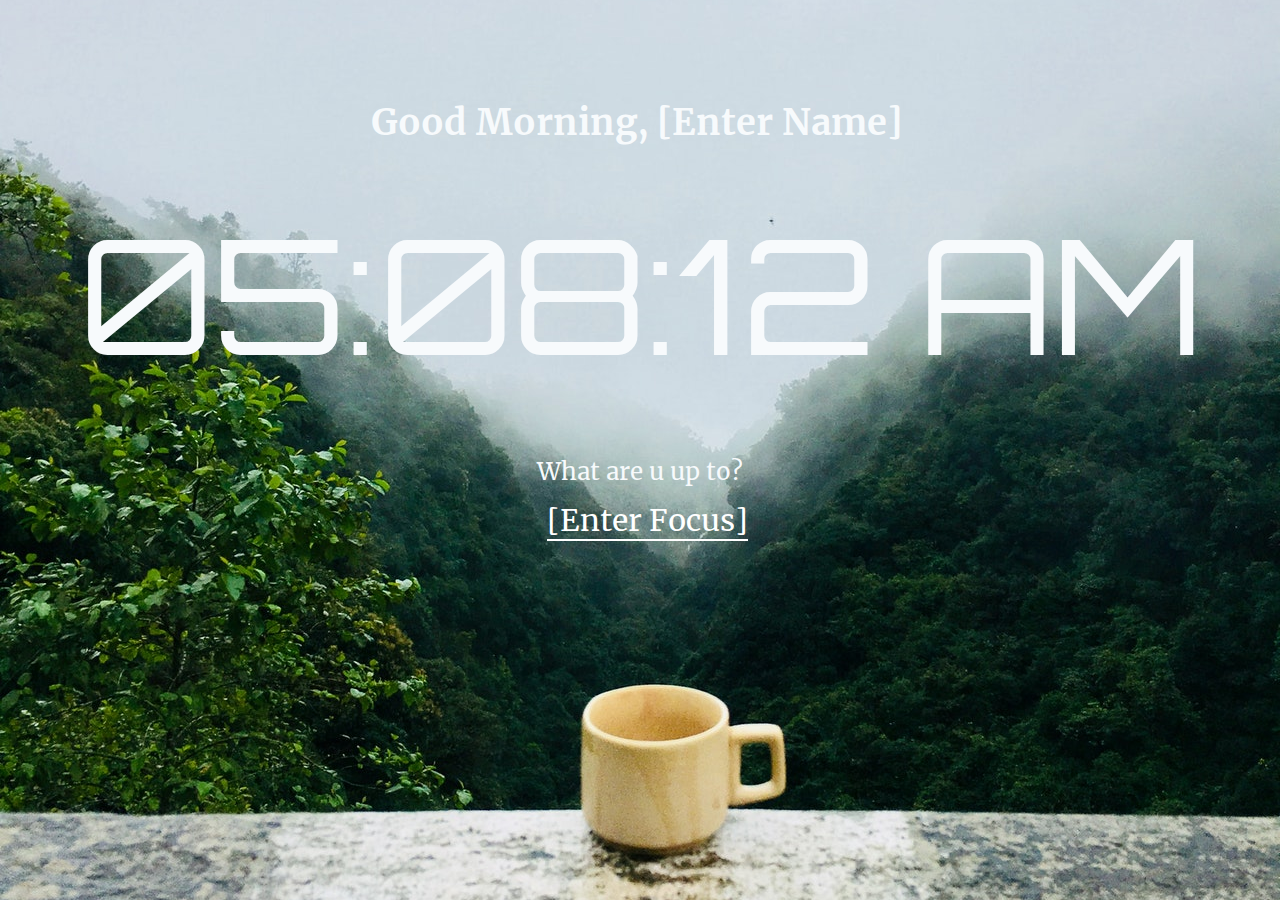
<file: index.html>
<!DOCTYPE html>
<html lang="en">

<head>
  <meta charset="UTF-8">
  <meta name="viewport" content="width=device-width, initial-scale=1.0">
  <title>Welcome</title>
  <link rel="stylesheet" href="./output.css">
  <link rel="manifest" href="./manifest.json">
  <style>
    .morning {
      background-image: url("./assets/images/morning.jpg");
    }

    .afternoon {
      background-image: url("./assets/images/afternoon.jpg");
    }

    .evening {
      background-image: url("./assets/images/evening.jpg");
    }

    .selectNone {
      user-select: none;
    }

    ::-moz-selection,
    ::selection {
      color: #dddddd;
      background: #333333;
    }
  </style>
</head>

<body>
  <div
    class="mainBg morning bg-cover bg-center bg-no-repeat font-merri min-h-screen min-w-full w-screen flex flex-col items-center">
    <p class="text-xl sm:text-2xl md:text-3xl lg:text-4xl text-center mt-24 md:mt-28 font-bold"><span id="greeting"
        class="selectNone text-gray-100">Good morning, </span><span id="username" class="text-gray-100 px-2"
        contenteditable="true"></span></p>
    <p id="currentTime"
      class="mt-6 text-4xl sm:text-5xl md:text-7xl lg:text-9xl xl:text-12xl text-gray-100 font-orbi selectNone">
      00:00:00 AM</p>
    <p class="mt-10 text-xl sm:text-2xl text-gray-100 selectNone">What are u up to?</p>
    <p class="text-white text-center mt-2 text-2xl sm:text-3xl px-2 ">
      &nbsp;
      <span id="currentFocus" class=" border-white border-b-2" contenteditable="true">[Enter focus]
      </span>
    </p>
  </div>
  <script src="moment.js"></script>
  <script src="main.js"></script>
  <script>
    if ("serviceWorker" in navigator) {
      navigator.serviceWorker.register("./sw.js")
        .then(() => console.log("registered"))
        .catch(err => console.log("error registering", err.message))
    }
  </script>
</body>

</html>
</file>
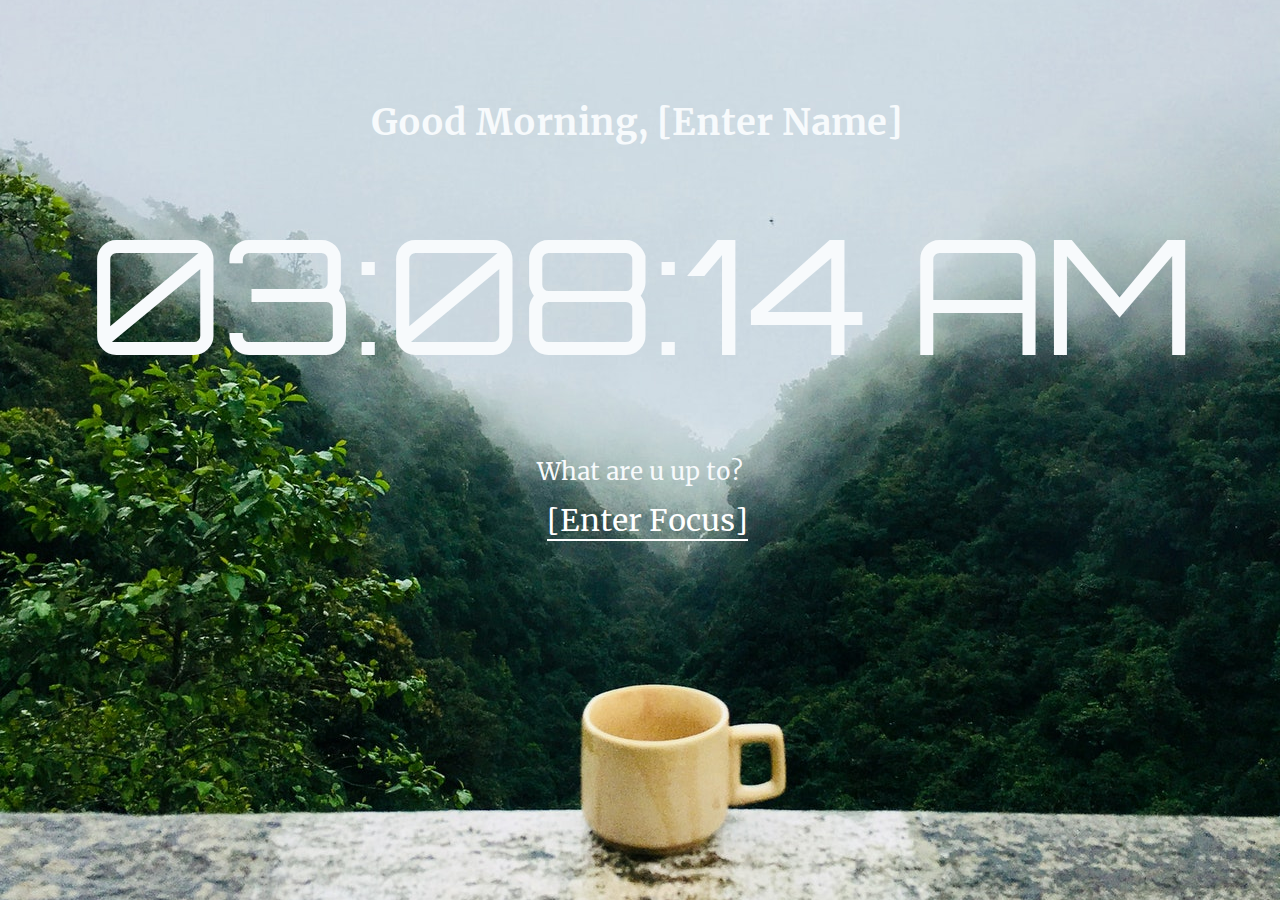
<file: src/index.html>
<!DOCTYPE html>
<html lang="en">

<head>
  <meta charset="UTF-8">
  <meta name="viewport" content="width=device-width, initial-scale=1.0">
  <title>Welcome</title>
  <link rel="stylesheet" href="output.css">
  <style>
    .morning {
      background-image: url("./assets/images/morning.jpg");
    }

    .afternoon {
      background-image: url("./assets/images/afternoon.jpg");
    }

    .evening {
      background-image: url("./assets/images/evening.jpg");
    }

    .selectNone {
      user-select: none;
    }

    ::-moz-selection,
    ::selection {
      color: #dddddd;
      background: #333333;
    }
  </style>
</head>

<body>
  <div
    class="mainBg morning bg-cover bg-center bg-no-repeat font-merri min-h-screen min-w-full w-screen flex flex-col items-center">
    <p class="text-xl sm:text-2xl md:text-3xl lg:text-4xl text-center mt-24 md:mt-28 font-bold"><span id="greeting"
        class="selectNone text-gray-100">Good morning, </span><span id="username" class="text-gray-100 px-2"
        contenteditable="true"></span></p>
    <p id="currentTime"
      class="mt-6 text-4xl sm:text-5xl md:text-7xl lg:text-9xl xl:text-12xl text-gray-100 font-orbi selectNone">
      00:00:00 AM</p>
    <p class="mt-10 text-xl sm:text-2xl text-gray-100 selectNone">What are u up to?</p>
    <p class="text-white text-center mt-2 text-2xl sm:text-3xl px-2 ">
      &nbsp;
      <span id="currentFocus" class=" border-white border-b-2" contenteditable="true">[Enter focus]
      </span>
    </p>
  </div>
  <script src="moment.js"></script>
  <script src="main.js"></script>
  <script>
    if ("serviceWorker" in navigator) {
      navigator.serviceWorker.register("/sw.js")
        .then(() => console.log("registered"))
        .catch(err => console.log("error registering", err.message))
    }
  </script>
</body>

</html>
</file>
<file: output.css>
/*! normalize.css v8.0.1 | MIT License | github.com/necolas/normalize.css */

/* Document
   ========================================================================== */

/**
 * 1. Correct the line height in all browsers.
 * 2. Prevent adjustments of font size after orientation changes in iOS.
 */

html {
  line-height: 1.15; /* 1 */
  -webkit-text-size-adjust: 100%; /* 2 */
}

/* Sections
   ========================================================================== */

/**
 * Remove the margin in all browsers.
 */

body {
  margin: 0;
}

/**
 * Render the `main` element consistently in IE.
 */

main {
  display: block;
}

/**
 * Correct the font size and margin on `h1` elements within `section` and
 * `article` contexts in Chrome, Firefox, and Safari.
 */

h1 {
  font-size: 2em;
  margin: 0.67em 0;
}

/* Grouping content
   ========================================================================== */

/**
 * 1. Add the correct box sizing in Firefox.
 * 2. Show the overflow in Edge and IE.
 */

hr {
  box-sizing: content-box; /* 1 */
  height: 0; /* 1 */
  overflow: visible; /* 2 */
}

/**
 * 1. Correct the inheritance and scaling of font size in all browsers.
 * 2. Correct the odd `em` font sizing in all browsers.
 */

pre {
  font-family: monospace, monospace; /* 1 */
  font-size: 1em; /* 2 */
}

/* Text-level semantics
   ========================================================================== */

/**
 * Remove the gray background on active links in IE 10.
 */

a {
  background-color: transparent;
}

/**
 * 1. Remove the bottom border in Chrome 57-
 * 2. Add the correct text decoration in Chrome, Edge, IE, Opera, and Safari.
 */

abbr[title] {
  border-bottom: none; /* 1 */
  text-decoration: underline; /* 2 */
  -webkit-text-decoration: underline dotted;
          text-decoration: underline dotted; /* 2 */
}

/**
 * Add the correct font weight in Chrome, Edge, and Safari.
 */

b,
strong {
  font-weight: bolder;
}

/**
 * 1. Correct the inheritance and scaling of font size in all browsers.
 * 2. Correct the odd `em` font sizing in all browsers.
 */

code,
kbd,
samp {
  font-family: monospace, monospace; /* 1 */
  font-size: 1em; /* 2 */
}

/**
 * Add the correct font size in all browsers.
 */

small {
  font-size: 80%;
}

/**
 * Prevent `sub` and `sup` elements from affecting the line height in
 * all browsers.
 */

sub,
sup {
  font-size: 75%;
  line-height: 0;
  position: relative;
  vertical-align: baseline;
}

sub {
  bottom: -0.25em;
}

sup {
  top: -0.5em;
}

/* Embedded content
   ========================================================================== */

/**
 * Remove the border on images inside links in IE 10.
 */

img {
  border-style: none;
}

/* Forms
   ========================================================================== */

/**
 * 1. Change the font styles in all browsers.
 * 2. Remove the margin in Firefox and Safari.
 */

button,
input,
optgroup,
select,
textarea {
  font-family: inherit; /* 1 */
  font-size: 100%; /* 1 */
  line-height: 1.15; /* 1 */
  margin: 0; /* 2 */
}

/**
 * Show the overflow in IE.
 * 1. Show the overflow in Edge.
 */

button,
input { /* 1 */
  overflow: visible;
}

/**
 * Remove the inheritance of text transform in Edge, Firefox, and IE.
 * 1. Remove the inheritance of text transform in Firefox.
 */

button,
select { /* 1 */
  text-transform: none;
}

/**
 * Correct the inability to style clickable types in iOS and Safari.
 */

button,
[type="button"] {
  -webkit-appearance: button;
}

/**
 * Remove the inner border and padding in Firefox.
 */

button::-moz-focus-inner,
[type="button"]::-moz-focus-inner {
  border-style: none;
  padding: 0;
}

/**
 * Restore the focus styles unset by the previous rule.
 */

button:-moz-focusring,
[type="button"]:-moz-focusring {
  outline: 1px dotted ButtonText;
}

/**
 * Correct the padding in Firefox.
 */

fieldset {
  padding: 0.35em 0.75em 0.625em;
}

/**
 * 1. Correct the text wrapping in Edge and IE.
 * 2. Correct the color inheritance from `fieldset` elements in IE.
 * 3. Remove the padding so developers are not caught out when they zero out
 *    `fieldset` elements in all browsers.
 */

legend {
  box-sizing: border-box; /* 1 */
  color: inherit; /* 2 */
  display: table; /* 1 */
  max-width: 100%; /* 1 */
  padding: 0; /* 3 */
  white-space: normal; /* 1 */
}

/**
 * Add the correct vertical alignment in Chrome, Firefox, and Opera.
 */

progress {
  vertical-align: baseline;
}

/**
 * Remove the default vertical scrollbar in IE 10+.
 */

textarea {
  overflow: auto;
}

/**
 * 1. Add the correct box sizing in IE 10.
 * 2. Remove the padding in IE 10.
 */

/**
 * Correct the cursor style of increment and decrement buttons in Chrome.
 */

[type="number"]::-webkit-inner-spin-button,
[type="number"]::-webkit-outer-spin-button {
  height: auto;
}

/**
 * 1. Correct the odd appearance in Chrome and Safari.
 * 2. Correct the outline style in Safari.
 */

/**
 * Remove the inner padding in Chrome and Safari on macOS.
 */

/**
 * 1. Correct the inability to style clickable types in iOS and Safari.
 * 2. Change font properties to `inherit` in Safari.
 */

/* Interactive
   ========================================================================== */

/*
 * Add the correct display in Edge, IE 10+, and Firefox.
 */

details {
  display: block;
}

/*
 * Add the correct display in all browsers.
 */

summary {
  display: list-item;
}

/* Misc
   ========================================================================== */

/**
 * Add the correct display in IE 10+.
 */

template {
  display: none;
}

/**
 * Add the correct display in IE 10.
 */

/**
 * Manually forked from SUIT CSS Base: https://github.com/suitcss/base
 * A thin layer on top of normalize.css that provides a starting point more
 * suitable for web applications.
 */

/**
 * Removes the default spacing and border for appropriate elements.
 */

blockquote,
dl,
dd,
h1,
h2,
h3,
h4,
h5,
h6,
hr,
figure,
p,
pre {
  margin: 0;
}

button {
  background-color: transparent;
  background-image: none;
}

/**
 * Work around a Firefox/IE bug where the transparent `button` background
 * results in a loss of the default `button` focus styles.
 */

button:focus {
  outline: 1px dotted;
  outline: 5px auto -webkit-focus-ring-color;
}

fieldset {
  margin: 0;
  padding: 0;
}

ol,
ul {
  list-style: none;
  margin: 0;
  padding: 0;
}

/**
 * Tailwind custom reset styles
 */

/**
 * 1. Use the user's configured `sans` font-family (with Tailwind's default
 *    sans-serif font stack as a fallback) as a sane default.
 * 2. Use Tailwind's default "normal" line-height so the user isn't forced
 *    to override it to ensure consistency even when using the default theme.
 */

html {
  font-family: system-ui, -apple-system, BlinkMacSystemFont, "Segoe UI", Roboto, "Helvetica Neue", Arial, "Noto Sans", sans-serif, "Apple Color Emoji", "Segoe UI Emoji", "Segoe UI Symbol", "Noto Color Emoji"; /* 1 */
  line-height: 1.5; /* 2 */
}

/**
 * 1. Prevent padding and border from affecting element width.
 *
 *    We used to set this in the html element and inherit from
 *    the parent element for everything else. This caused issues
 *    in shadow-dom-enhanced elements like <details> where the content
 *    is wrapped by a div with box-sizing set to `content-box`.
 *
 *    https://github.com/mozdevs/cssremedy/issues/4
 *
 *
 * 2. Allow adding a border to an element by just adding a border-width.
 *
 *    By default, the way the browser specifies that an element should have no
 *    border is by setting it's border-style to `none` in the user-agent
 *    stylesheet.
 *
 *    In order to easily add borders to elements by just setting the `border-width`
 *    property, we change the default border-style for all elements to `solid`, and
 *    use border-width to hide them instead. This way our `border` utilities only
 *    need to set the `border-width` property instead of the entire `border`
 *    shorthand, making our border utilities much more straightforward to compose.
 *
 *    https://github.com/tailwindcss/tailwindcss/pull/116
 */

*,
::before,
::after {
  box-sizing: border-box; /* 1 */
  border-width: 0; /* 2 */
  border-style: solid; /* 2 */
  border-color: #e2e8f0; /* 2 */
}

/*
 * Ensure horizontal rules are visible by default
 */

hr {
  border-top-width: 1px;
}

/**
 * Undo the `border-style: none` reset that Normalize applies to images so that
 * our `border-{width}` utilities have the expected effect.
 *
 * The Normalize reset is unnecessary for us since we default the border-width
 * to 0 on all elements.
 *
 * https://github.com/tailwindcss/tailwindcss/issues/362
 */

img {
  border-style: solid;
}

textarea {
  resize: vertical;
}

input::-moz-placeholder, textarea::-moz-placeholder {
  color: #a0aec0;
}

input:-ms-input-placeholder, textarea:-ms-input-placeholder {
  color: #a0aec0;
}

input::placeholder,
textarea::placeholder {
  color: #a0aec0;
}

button {
  cursor: pointer;
}

table {
  border-collapse: collapse;
}

h1,
h2,
h3,
h4,
h5,
h6 {
  font-size: inherit;
  font-weight: inherit;
}

/**
 * Reset links to optimize for opt-in styling instead of
 * opt-out.
 */

a {
  color: inherit;
  text-decoration: inherit;
}

/**
 * Reset form element properties that are easy to forget to
 * style explicitly so you don't inadvertently introduce
 * styles that deviate from your design system. These styles
 * supplement a partial reset that is already applied by
 * normalize.css.
 */

button,
input,
optgroup,
select,
textarea {
  padding: 0;
  line-height: inherit;
  color: inherit;
}

/**
 * Use the configured 'mono' font family for elements that
 * are expected to be rendered with a monospace font, falling
 * back to the system monospace stack if there is no configured
 * 'mono' font family.
 */

pre,
code,
kbd,
samp {
  font-family: Menlo, Monaco, Consolas, "Liberation Mono", "Courier New", monospace;
}

/**
 * Make replaced elements `display: block` by default as that's
 * the behavior you want almost all of the time. Inspired by
 * CSS Remedy, with `svg` added as well.
 *
 * https://github.com/mozdevs/cssremedy/issues/14
 */

img,
svg,
video,
canvas,
audio,
iframe,
embed,
object {
  display: block;
  vertical-align: middle;
}

/**
 * Constrain images and videos to the parent width and preserve
 * their instrinsic aspect ratio.
 *
 * https://github.com/mozdevs/cssremedy/issues/14
 */

img,
video {
  max-width: 100%;
  height: auto;
}

@font-face {
  font-family: "Orbitron";

  font-weight: 400;

  src: url("./assets/fonts/Orbitron-VariableFont_wght.ttf");
}

@font-face {
  font-family: "Merriweather";

  font-weight: 400;

  src: url("./assets/fonts/Merriweather-Regular.ttf");
}

@font-face {
  font-family: "Merriweather";

  font-weight: 700;

  src: url("./assets/fonts/Merriweather-Bold.ttf");
}

.bg-center {
  background-position: center;
}

.bg-no-repeat {
  background-repeat: no-repeat;
}

.bg-cover {
  background-size: cover;
}

.border-white {
  --border-opacity: 1;
  border-color: #fff;
  border-color: rgba(255, 255, 255, var(--border-opacity));
}

.border-b-2 {
  border-bottom-width: 2px;
}

.flex {
  display: flex;
}

.table {
  display: table;
}

.flex-col {
  flex-direction: column;
}

.items-center {
  align-items: center;
}

.font-orbi {
  font-family: Orbitron, sans-serif;
}

.font-merri {
  font-family: Merriweather, serif;
}

.font-bold {
  font-weight: 700;
}

.text-xl {
  font-size: 1.25rem;
}

.text-2xl {
  font-size: 1.5rem;
}

.text-4xl {
  font-size: 2.25rem;
}

.mt-2 {
  margin-top: 0.5rem;
}

.mt-6 {
  margin-top: 1.5rem;
}

.mt-10 {
  margin-top: 2.5rem;
}

.mt-24 {
  margin-top: 6rem;
}

.min-h-screen {
  min-height: 100vh;
}

.min-w-full {
  min-width: 100%;
}

.px-2 {
  padding-left: 0.5rem;
  padding-right: 0.5rem;
}

.text-center {
  text-align: center;
}

.text-white {
  --text-opacity: 1;
  color: #fff;
  color: rgba(255, 255, 255, var(--text-opacity));
}

.text-gray-100 {
  --text-opacity: 1;
  color: #f7fafc;
  color: rgba(247, 250, 252, var(--text-opacity));
}

.ordinal {
  --font-variant-numeric-ordinal: var(--tailwind-empty,/*!*/ /*!*/);
  --font-variant-numeric-slashed-zero: var(--tailwind-empty,/*!*/ /*!*/);
  --font-variant-numeric-figure: var(--tailwind-empty,/*!*/ /*!*/);
  --font-variant-numeric-spacing: var(--tailwind-empty,/*!*/ /*!*/);
  --font-variant-numeric-fraction: var(--tailwind-empty,/*!*/ /*!*/);
  font-variant-numeric: var(--font-variant-numeric-ordinal) var(--font-variant-numeric-slashed-zero) var(--font-variant-numeric-figure) var(--font-variant-numeric-spacing) var(--font-variant-numeric-fraction);
}

.ordinal {
  --font-variant-numeric-ordinal: ordinal;
}

.w-screen {
  width: 100vw;
}

@-webkit-keyframes spin {
  to {
    transform: rotate(360deg);
  }
}

@keyframes spin {
  to {
    transform: rotate(360deg);
  }
}

@-webkit-keyframes ping {
  75%, 100% {
    transform: scale(2);
    opacity: 0;
  }
}

@keyframes ping {
  75%, 100% {
    transform: scale(2);
    opacity: 0;
  }
}

@-webkit-keyframes pulse {
  50% {
    opacity: .5;
  }
}

@keyframes pulse {
  50% {
    opacity: .5;
  }
}

@-webkit-keyframes bounce {
  0%, 100% {
    transform: translateY(-25%);
    -webkit-animation-timing-function: cubic-bezier(0.8,0,1,1);
            animation-timing-function: cubic-bezier(0.8,0,1,1);
  }

  50% {
    transform: none;
    -webkit-animation-timing-function: cubic-bezier(0,0,0.2,1);
            animation-timing-function: cubic-bezier(0,0,0.2,1);
  }
}

@keyframes bounce {
  0%, 100% {
    transform: translateY(-25%);
    -webkit-animation-timing-function: cubic-bezier(0.8,0,1,1);
            animation-timing-function: cubic-bezier(0.8,0,1,1);
  }

  50% {
    transform: none;
    -webkit-animation-timing-function: cubic-bezier(0,0,0.2,1);
            animation-timing-function: cubic-bezier(0,0,0.2,1);
  }
}

@media (min-width: 640px) {
  .sm\:text-2xl {
    font-size: 1.5rem;
  }

  .sm\:text-3xl {
    font-size: 1.875rem;
  }

  .sm\:text-5xl {
    font-size: 3rem;
  }
}

@media (min-width: 768px) {
  .md\:text-3xl {
    font-size: 1.875rem;
  }

  .md\:text-7xl {
    font-size: 5rem;
  }
}

@media (min-width: 1024px) {
  .lg\:text-4xl {
    font-size: 2.25rem;
  }

  .lg\:text-9xl {
    font-size: 7rem;
  }
}

@media (min-width: 1280px) {
  .xl\:text-12xl {
    font-size: 10rem;
  }
}
</file>
<file: src/output.css>
/*! normalize.css v8.0.1 | MIT License | github.com/necolas/normalize.css */

/* Document
   ========================================================================== */

/**
 * 1. Correct the line height in all browsers.
 * 2. Prevent adjustments of font size after orientation changes in iOS.
 */

html {
  line-height: 1.15; /* 1 */
  -webkit-text-size-adjust: 100%; /* 2 */
}

/* Sections
   ========================================================================== */

/**
 * Remove the margin in all browsers.
 */

body {
  margin: 0;
}

/**
 * Render the `main` element consistently in IE.
 */

main {
  display: block;
}

/**
 * Correct the font size and margin on `h1` elements within `section` and
 * `article` contexts in Chrome, Firefox, and Safari.
 */

h1 {
  font-size: 2em;
  margin: 0.67em 0;
}

/* Grouping content
   ========================================================================== */

/**
 * 1. Add the correct box sizing in Firefox.
 * 2. Show the overflow in Edge and IE.
 */

hr {
  box-sizing: content-box; /* 1 */
  height: 0; /* 1 */
  overflow: visible; /* 2 */
}

/**
 * 1. Correct the inheritance and scaling of font size in all browsers.
 * 2. Correct the odd `em` font sizing in all browsers.
 */

pre {
  font-family: monospace, monospace; /* 1 */
  font-size: 1em; /* 2 */
}

/* Text-level semantics
   ========================================================================== */

/**
 * Remove the gray background on active links in IE 10.
 */

a {
  background-color: transparent;
}

/**
 * 1. Remove the bottom border in Chrome 57-
 * 2. Add the correct text decoration in Chrome, Edge, IE, Opera, and Safari.
 */

abbr[title] {
  border-bottom: none; /* 1 */
  text-decoration: underline; /* 2 */
  -webkit-text-decoration: underline dotted;
          text-decoration: underline dotted; /* 2 */
}

/**
 * Add the correct font weight in Chrome, Edge, and Safari.
 */

b,
strong {
  font-weight: bolder;
}

/**
 * 1. Correct the inheritance and scaling of font size in all browsers.
 * 2. Correct the odd `em` font sizing in all browsers.
 */

code,
kbd,
samp {
  font-family: monospace, monospace; /* 1 */
  font-size: 1em; /* 2 */
}

/**
 * Add the correct font size in all browsers.
 */

small {
  font-size: 80%;
}

/**
 * Prevent `sub` and `sup` elements from affecting the line height in
 * all browsers.
 */

sub,
sup {
  font-size: 75%;
  line-height: 0;
  position: relative;
  vertical-align: baseline;
}

sub {
  bottom: -0.25em;
}

sup {
  top: -0.5em;
}

/* Embedded content
   ========================================================================== */

/**
 * Remove the border on images inside links in IE 10.
 */

img {
  border-style: none;
}

/* Forms
   ========================================================================== */

/**
 * 1. Change the font styles in all browsers.
 * 2. Remove the margin in Firefox and Safari.
 */

button,
input,
optgroup,
select,
textarea {
  font-family: inherit; /* 1 */
  font-size: 100%; /* 1 */
  line-height: 1.15; /* 1 */
  margin: 0; /* 2 */
}

/**
 * Show the overflow in IE.
 * 1. Show the overflow in Edge.
 */

button,
input { /* 1 */
  overflow: visible;
}

/**
 * Remove the inheritance of text transform in Edge, Firefox, and IE.
 * 1. Remove the inheritance of text transform in Firefox.
 */

button,
select { /* 1 */
  text-transform: none;
}

/**
 * Correct the inability to style clickable types in iOS and Safari.
 */

button,
[type="button"] {
  -webkit-appearance: button;
}

/**
 * Remove the inner border and padding in Firefox.
 */

button::-moz-focus-inner,
[type="button"]::-moz-focus-inner {
  border-style: none;
  padding: 0;
}

/**
 * Restore the focus styles unset by the previous rule.
 */

button:-moz-focusring,
[type="button"]:-moz-focusring {
  outline: 1px dotted ButtonText;
}

/**
 * Correct the padding in Firefox.
 */

fieldset {
  padding: 0.35em 0.75em 0.625em;
}

/**
 * 1. Correct the text wrapping in Edge and IE.
 * 2. Correct the color inheritance from `fieldset` elements in IE.
 * 3. Remove the padding so developers are not caught out when they zero out
 *    `fieldset` elements in all browsers.
 */

legend {
  box-sizing: border-box; /* 1 */
  color: inherit; /* 2 */
  display: table; /* 1 */
  max-width: 100%; /* 1 */
  padding: 0; /* 3 */
  white-space: normal; /* 1 */
}

/**
 * Add the correct vertical alignment in Chrome, Firefox, and Opera.
 */

progress {
  vertical-align: baseline;
}

/**
 * Remove the default vertical scrollbar in IE 10+.
 */

textarea {
  overflow: auto;
}

/**
 * 1. Add the correct box sizing in IE 10.
 * 2. Remove the padding in IE 10.
 */

/**
 * Correct the cursor style of increment and decrement buttons in Chrome.
 */

[type="number"]::-webkit-inner-spin-button,
[type="number"]::-webkit-outer-spin-button {
  height: auto;
}

/**
 * 1. Correct the odd appearance in Chrome and Safari.
 * 2. Correct the outline style in Safari.
 */

/**
 * Remove the inner padding in Chrome and Safari on macOS.
 */

/**
 * 1. Correct the inability to style clickable types in iOS and Safari.
 * 2. Change font properties to `inherit` in Safari.
 */

/* Interactive
   ========================================================================== */

/*
 * Add the correct display in Edge, IE 10+, and Firefox.
 */

details {
  display: block;
}

/*
 * Add the correct display in all browsers.
 */

summary {
  display: list-item;
}

/* Misc
   ========================================================================== */

/**
 * Add the correct display in IE 10+.
 */

template {
  display: none;
}

/**
 * Add the correct display in IE 10.
 */

/**
 * Manually forked from SUIT CSS Base: https://github.com/suitcss/base
 * A thin layer on top of normalize.css that provides a starting point more
 * suitable for web applications.
 */

/**
 * Removes the default spacing and border for appropriate elements.
 */

blockquote,
dl,
dd,
h1,
h2,
h3,
h4,
h5,
h6,
hr,
figure,
p,
pre {
  margin: 0;
}

button {
  background-color: transparent;
  background-image: none;
}

/**
 * Work around a Firefox/IE bug where the transparent `button` background
 * results in a loss of the default `button` focus styles.
 */

button:focus {
  outline: 1px dotted;
  outline: 5px auto -webkit-focus-ring-color;
}

fieldset {
  margin: 0;
  padding: 0;
}

ol,
ul {
  list-style: none;
  margin: 0;
  padding: 0;
}

/**
 * Tailwind custom reset styles
 */

/**
 * 1. Use the user's configured `sans` font-family (with Tailwind's default
 *    sans-serif font stack as a fallback) as a sane default.
 * 2. Use Tailwind's default "normal" line-height so the user isn't forced
 *    to override it to ensure consistency even when using the default theme.
 */

html {
  font-family: system-ui, -apple-system, BlinkMacSystemFont, "Segoe UI", Roboto, "Helvetica Neue", Arial, "Noto Sans", sans-serif, "Apple Color Emoji", "Segoe UI Emoji", "Segoe UI Symbol", "Noto Color Emoji"; /* 1 */
  line-height: 1.5; /* 2 */
}

/**
 * 1. Prevent padding and border from affecting element width.
 *
 *    We used to set this in the html element and inherit from
 *    the parent element for everything else. This caused issues
 *    in shadow-dom-enhanced elements like <details> where the content
 *    is wrapped by a div with box-sizing set to `content-box`.
 *
 *    https://github.com/mozdevs/cssremedy/issues/4
 *
 *
 * 2. Allow adding a border to an element by just adding a border-width.
 *
 *    By default, the way the browser specifies that an element should have no
 *    border is by setting it's border-style to `none` in the user-agent
 *    stylesheet.
 *
 *    In order to easily add borders to elements by just setting the `border-width`
 *    property, we change the default border-style for all elements to `solid`, and
 *    use border-width to hide them instead. This way our `border` utilities only
 *    need to set the `border-width` property instead of the entire `border`
 *    shorthand, making our border utilities much more straightforward to compose.
 *
 *    https://github.com/tailwindcss/tailwindcss/pull/116
 */

*,
::before,
::after {
  box-sizing: border-box; /* 1 */
  border-width: 0; /* 2 */
  border-style: solid; /* 2 */
  border-color: #e2e8f0; /* 2 */
}

/*
 * Ensure horizontal rules are visible by default
 */

hr {
  border-top-width: 1px;
}

/**
 * Undo the `border-style: none` reset that Normalize applies to images so that
 * our `border-{width}` utilities have the expected effect.
 *
 * The Normalize reset is unnecessary for us since we default the border-width
 * to 0 on all elements.
 *
 * https://github.com/tailwindcss/tailwindcss/issues/362
 */

img {
  border-style: solid;
}

textarea {
  resize: vertical;
}

input::-moz-placeholder, textarea::-moz-placeholder {
  color: #a0aec0;
}

input:-ms-input-placeholder, textarea:-ms-input-placeholder {
  color: #a0aec0;
}

input::placeholder,
textarea::placeholder {
  color: #a0aec0;
}

button {
  cursor: pointer;
}

table {
  border-collapse: collapse;
}

h1,
h2,
h3,
h4,
h5,
h6 {
  font-size: inherit;
  font-weight: inherit;
}

/**
 * Reset links to optimize for opt-in styling instead of
 * opt-out.
 */

a {
  color: inherit;
  text-decoration: inherit;
}

/**
 * Reset form element properties that are easy to forget to
 * style explicitly so you don't inadvertently introduce
 * styles that deviate from your design system. These styles
 * supplement a partial reset that is already applied by
 * normalize.css.
 */

button,
input,
optgroup,
select,
textarea {
  padding: 0;
  line-height: inherit;
  color: inherit;
}

/**
 * Use the configured 'mono' font family for elements that
 * are expected to be rendered with a monospace font, falling
 * back to the system monospace stack if there is no configured
 * 'mono' font family.
 */

pre,
code,
kbd,
samp {
  font-family: Menlo, Monaco, Consolas, "Liberation Mono", "Courier New", monospace;
}

/**
 * Make replaced elements `display: block` by default as that's
 * the behavior you want almost all of the time. Inspired by
 * CSS Remedy, with `svg` added as well.
 *
 * https://github.com/mozdevs/cssremedy/issues/14
 */

img,
svg,
video,
canvas,
audio,
iframe,
embed,
object {
  display: block;
  vertical-align: middle;
}

/**
 * Constrain images and videos to the parent width and preserve
 * their instrinsic aspect ratio.
 *
 * https://github.com/mozdevs/cssremedy/issues/14
 */

img,
video {
  max-width: 100%;
  height: auto;
}

@font-face {
  font-family: "Orbitron";

  font-weight: 400;

  src: url("./assets/fonts/Orbitron-VariableFont_wght.ttf");
}

@font-face {
  font-family: "Merriweather";

  font-weight: 400;

  src: url("./assets/fonts/Merriweather-Regular.ttf");
}

@font-face {
  font-family: "Merriweather";

  font-weight: 700;

  src: url("./assets/fonts/Merriweather-Bold.ttf");
}

.bg-center {
  background-position: center;
}

.bg-no-repeat {
  background-repeat: no-repeat;
}

.bg-cover {
  background-size: cover;
}

.border-white {
  --border-opacity: 1;
  border-color: #fff;
  border-color: rgba(255, 255, 255, var(--border-opacity));
}

.border-b-2 {
  border-bottom-width: 2px;
}

.flex {
  display: flex;
}

.table {
  display: table;
}

.flex-col {
  flex-direction: column;
}

.items-center {
  align-items: center;
}

.font-orbi {
  font-family: Orbitron, sans-serif;
}

.font-merri {
  font-family: Merriweather, serif;
}

.font-bold {
  font-weight: 700;
}

.text-xl {
  font-size: 1.25rem;
}

.text-2xl {
  font-size: 1.5rem;
}

.text-4xl {
  font-size: 2.25rem;
}

.mt-2 {
  margin-top: 0.5rem;
}

.mt-6 {
  margin-top: 1.5rem;
}

.mt-10 {
  margin-top: 2.5rem;
}

.mt-24 {
  margin-top: 6rem;
}

.min-h-screen {
  min-height: 100vh;
}

.min-w-full {
  min-width: 100%;
}

.px-2 {
  padding-left: 0.5rem;
  padding-right: 0.5rem;
}

.text-center {
  text-align: center;
}

.text-white {
  --text-opacity: 1;
  color: #fff;
  color: rgba(255, 255, 255, var(--text-opacity));
}

.text-gray-100 {
  --text-opacity: 1;
  color: #f7fafc;
  color: rgba(247, 250, 252, var(--text-opacity));
}

.ordinal {
  --font-variant-numeric-ordinal: var(--tailwind-empty,/*!*/ /*!*/);
  --font-variant-numeric-slashed-zero: var(--tailwind-empty,/*!*/ /*!*/);
  --font-variant-numeric-figure: var(--tailwind-empty,/*!*/ /*!*/);
  --font-variant-numeric-spacing: var(--tailwind-empty,/*!*/ /*!*/);
  --font-variant-numeric-fraction: var(--tailwind-empty,/*!*/ /*!*/);
  font-variant-numeric: var(--font-variant-numeric-ordinal) var(--font-variant-numeric-slashed-zero) var(--font-variant-numeric-figure) var(--font-variant-numeric-spacing) var(--font-variant-numeric-fraction);
}

.ordinal {
  --font-variant-numeric-ordinal: ordinal;
}

.w-screen {
  width: 100vw;
}

@-webkit-keyframes spin {
  to {
    transform: rotate(360deg);
  }
}

@keyframes spin {
  to {
    transform: rotate(360deg);
  }
}

@-webkit-keyframes ping {
  75%, 100% {
    transform: scale(2);
    opacity: 0;
  }
}

@keyframes ping {
  75%, 100% {
    transform: scale(2);
    opacity: 0;
  }
}

@-webkit-keyframes pulse {
  50% {
    opacity: .5;
  }
}

@keyframes pulse {
  50% {
    opacity: .5;
  }
}

@-webkit-keyframes bounce {
  0%, 100% {
    transform: translateY(-25%);
    -webkit-animation-timing-function: cubic-bezier(0.8,0,1,1);
            animation-timing-function: cubic-bezier(0.8,0,1,1);
  }

  50% {
    transform: none;
    -webkit-animation-timing-function: cubic-bezier(0,0,0.2,1);
            animation-timing-function: cubic-bezier(0,0,0.2,1);
  }
}

@keyframes bounce {
  0%, 100% {
    transform: translateY(-25%);
    -webkit-animation-timing-function: cubic-bezier(0.8,0,1,1);
            animation-timing-function: cubic-bezier(0.8,0,1,1);
  }

  50% {
    transform: none;
    -webkit-animation-timing-function: cubic-bezier(0,0,0.2,1);
            animation-timing-function: cubic-bezier(0,0,0.2,1);
  }
}

@media (min-width: 640px) {
  .sm\:text-2xl {
    font-size: 1.5rem;
  }

  .sm\:text-3xl {
    font-size: 1.875rem;
  }

  .sm\:text-5xl {
    font-size: 3rem;
  }
}

@media (min-width: 768px) {
  .md\:text-3xl {
    font-size: 1.875rem;
  }

  .md\:text-7xl {
    font-size: 5rem;
  }
}

@media (min-width: 1024px) {
  .lg\:text-4xl {
    font-size: 2.25rem;
  }

  .lg\:text-9xl {
    font-size: 7rem;
  }
}

@media (min-width: 1280px) {
  .xl\:text-12xl {
    font-size: 10rem;
  }
}
</file>
